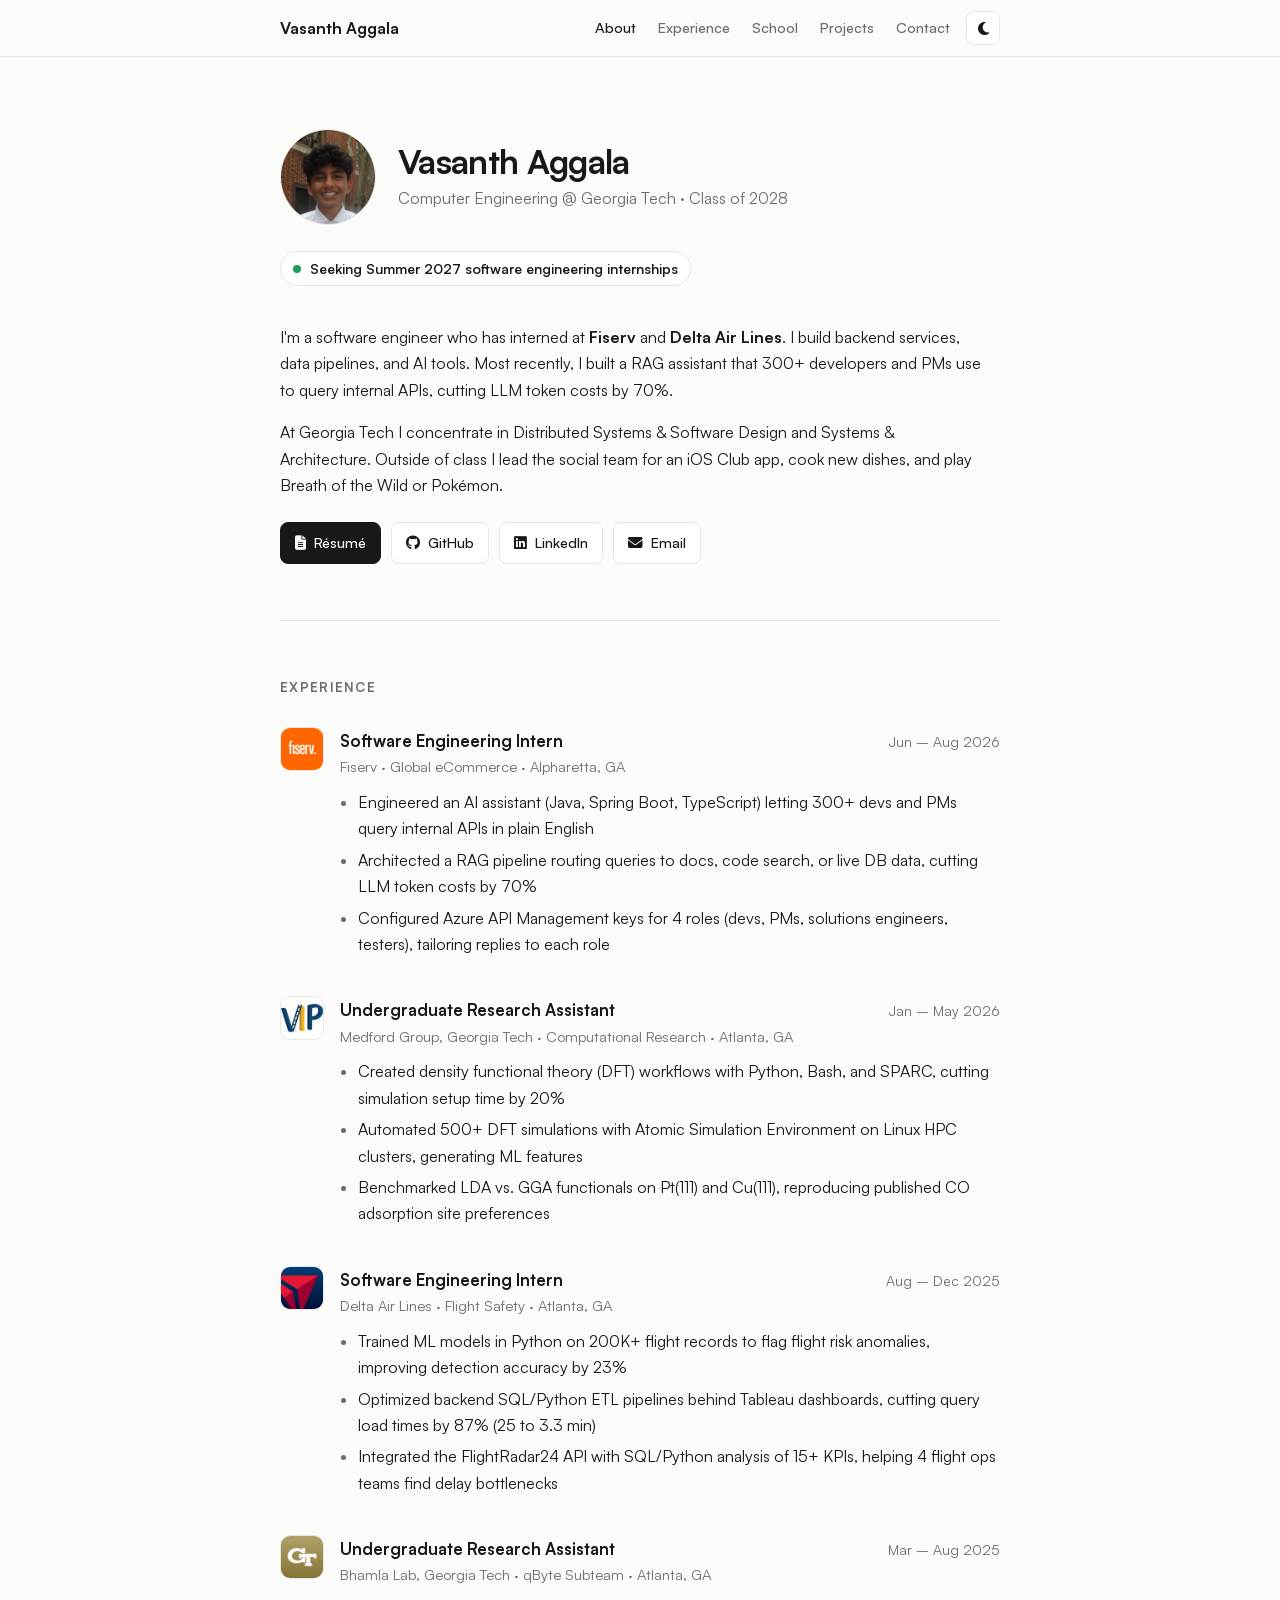
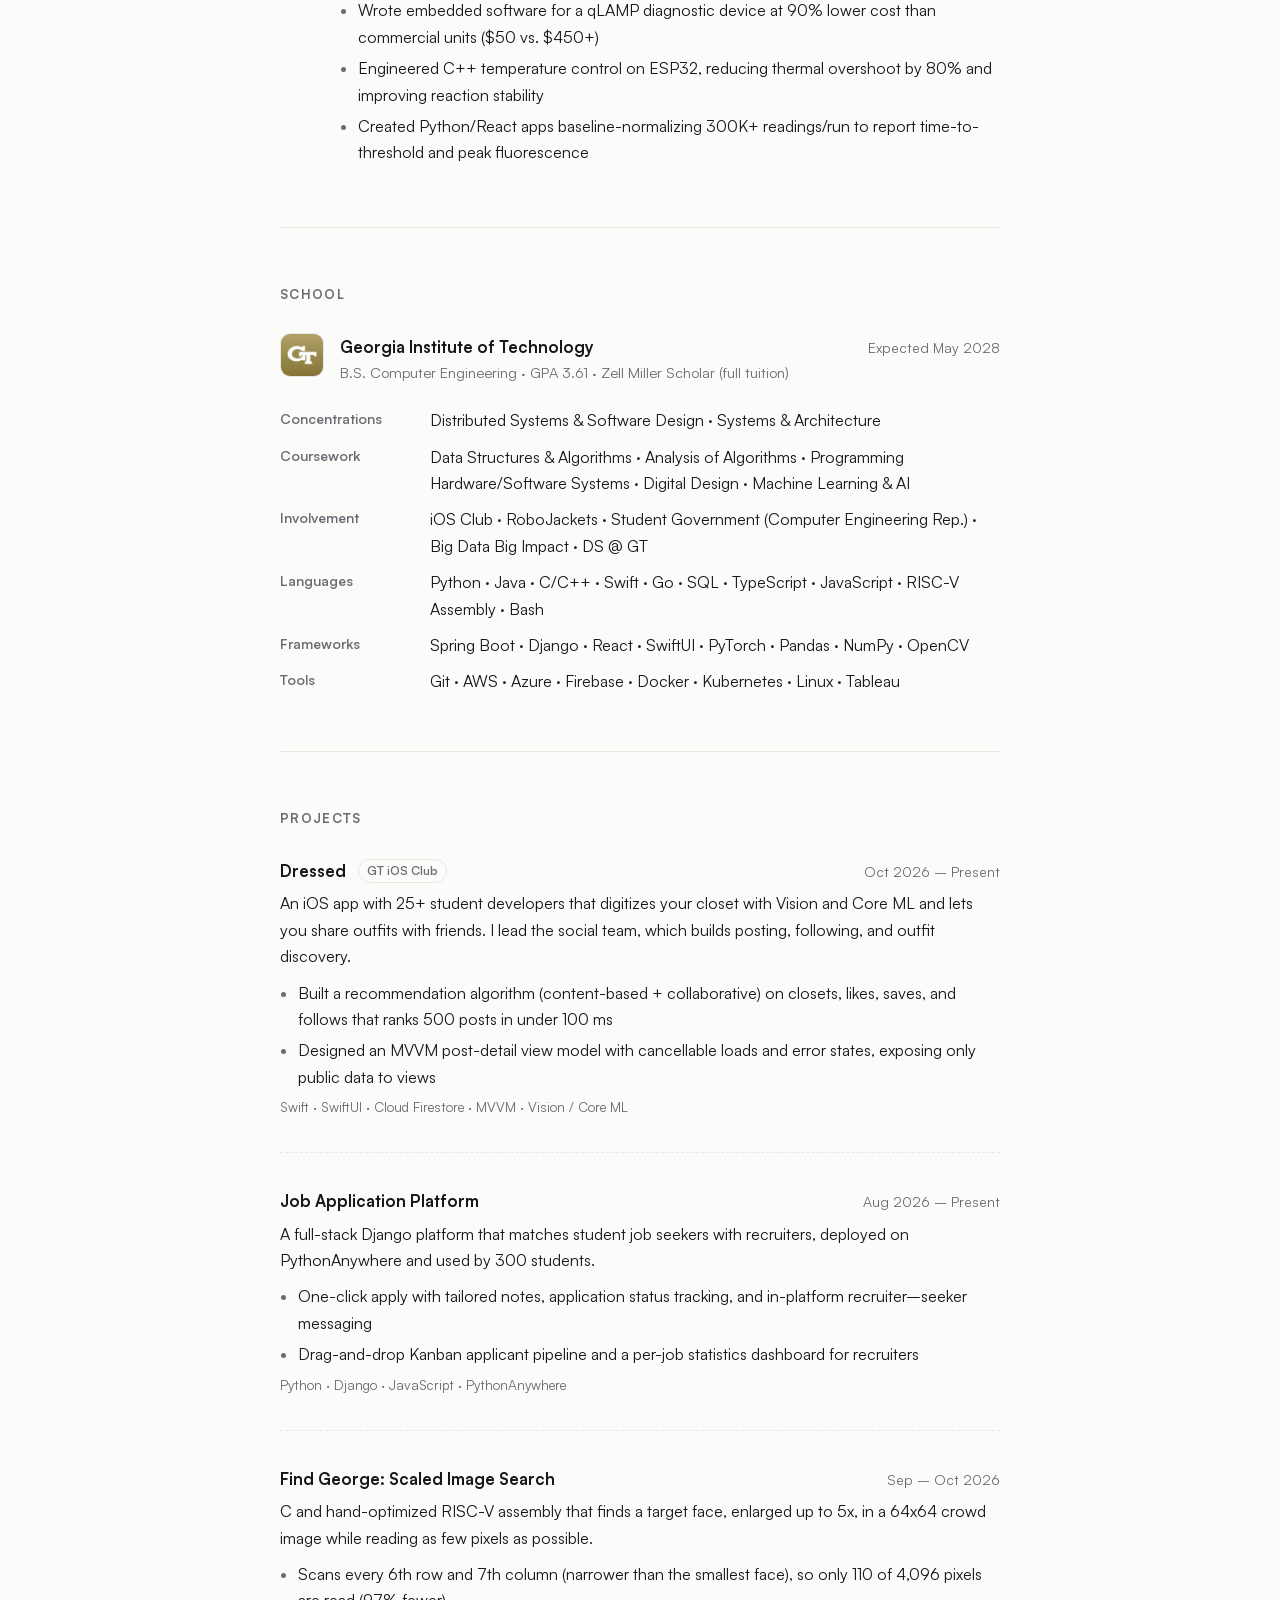
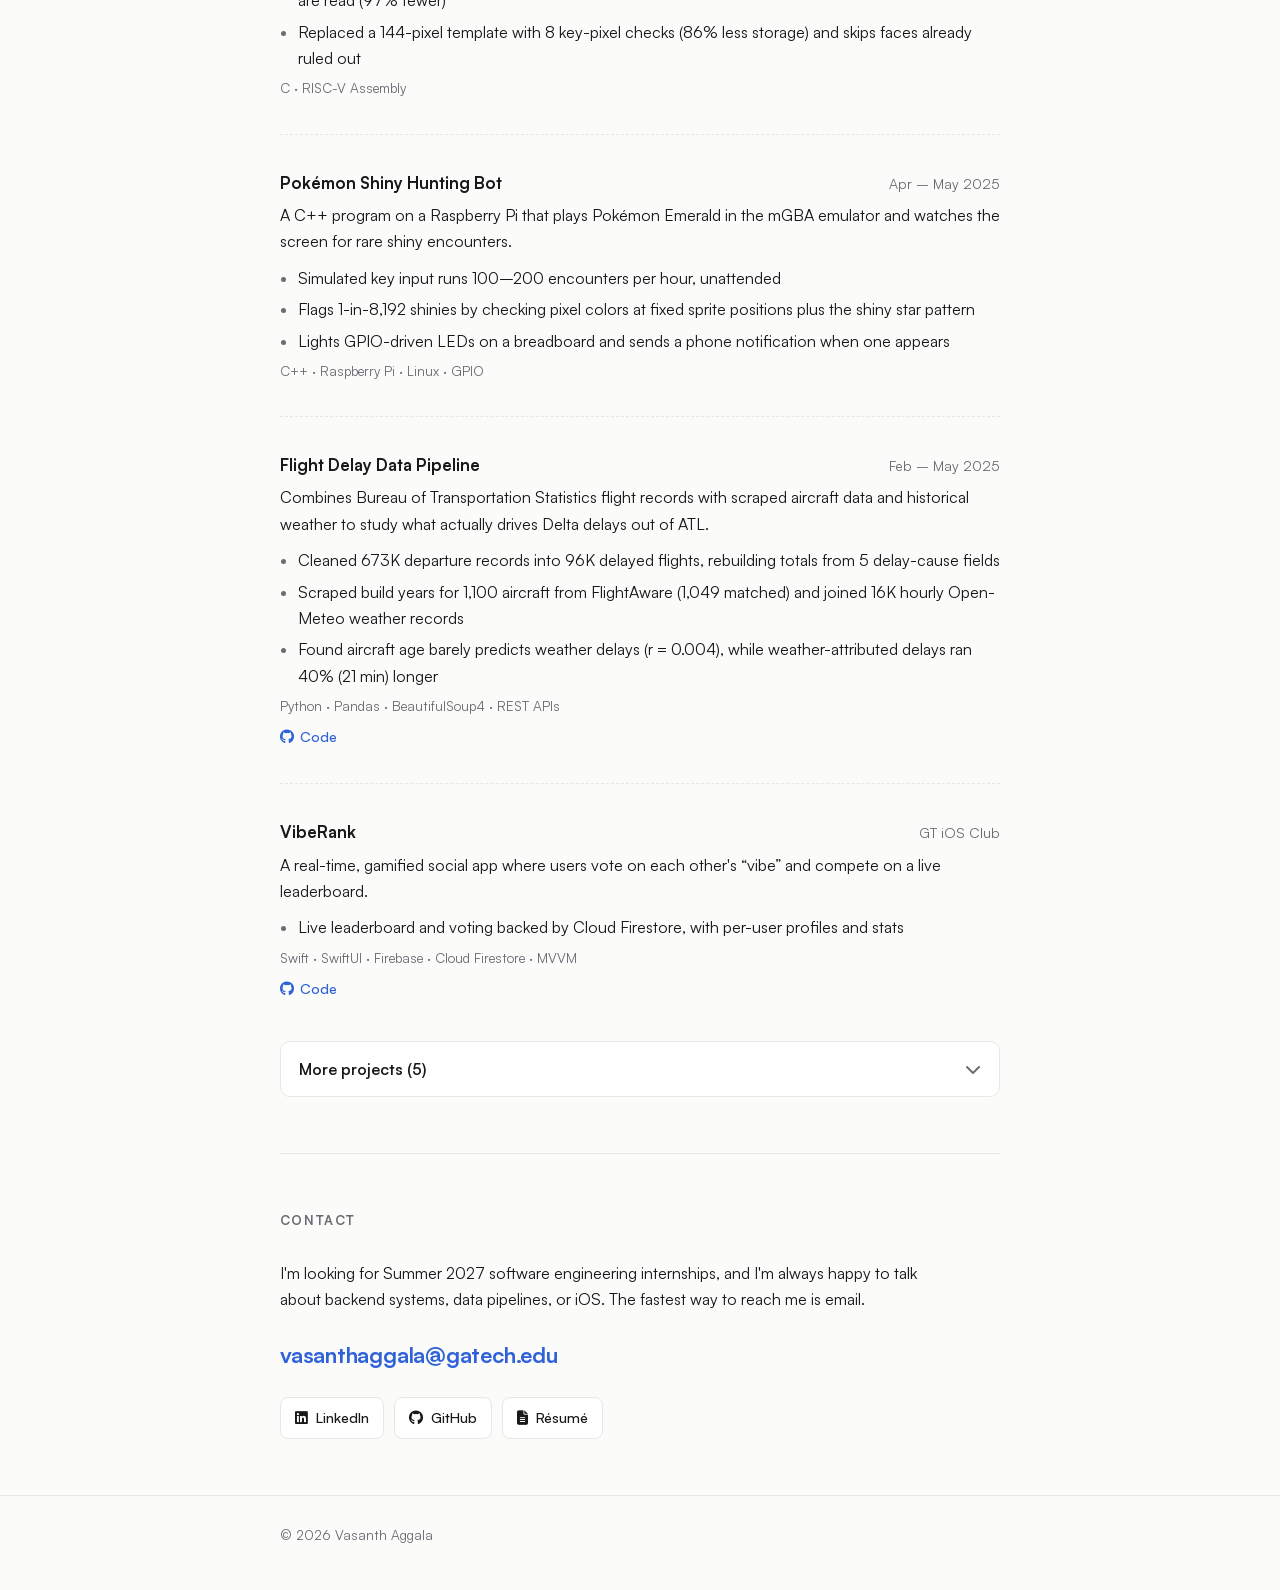
<file: index.html>
<!DOCTYPE html>
<html lang="en">
<head>
    <meta charset="UTF-8">
    <meta name="viewport" content="width=device-width, initial-scale=1.0">
    <title>Vasanth Aggala</title>
    <meta name="description" content="Vasanth Aggala, Computer Engineering at Georgia Tech (Class of 2028). Software engineering intern at Fiserv and Delta, seeking Summer 2027 SWE internships.">
    <meta name="color-scheme" content="light dark">
    <script>
        // Apply a saved theme before the page draws, so it never flashes the wrong colors.
        try {
            const saved = localStorage.getItem("theme");
            if (saved === "light" || saved === "dark") document.documentElement.dataset.theme = saved;
        } catch (e) {}
    </script>
    <meta property="og:title" content="Vasanth Aggala">
    <meta property="og:description" content="CmpE @ Georgia Tech · SWE intern at Fiserv and Delta · Seeking Summer 2027 internships.">
    <meta property="og:image" content="https://vasanthaggala.com/assets/website_project_pic.png">
    <link rel="icon" type="image/webp" href="assets/webLogo.webp">
    <link rel="stylesheet" href="https://cdnjs.cloudflare.com/ajax/libs/font-awesome/6.5.0/css/all.min.css">
    <link rel="stylesheet" href="styles.css">
</head>
<body>

    <header class="header">
        <div class="wrap header-inner">
            <a class="brand" href="#about">Vasanth Aggala</a>
            <nav class="nav" aria-label="Sections">
                <a href="#about">About</a>
                <a href="#experience">Experience</a>
                <a href="#school">School</a>
                <a href="#projects">Projects</a>
                <a href="#contact">Contact</a>
            </nav>
            <button class="theme-toggle" type="button" aria-label="Switch to dark mode" title="Switch light / dark">
                <i class="fa-solid fa-moon icon-moon" aria-hidden="true"></i>
                <i class="fa-solid fa-sun icon-sun" aria-hidden="true"></i>
            </button>
        </div>
    </header>

    <main class="wrap">

        <section id="about" class="section about">
            <div class="intro">
                <img class="avatar" src="assets/headshot.jpg" alt="Vasanth Aggala" width="96" height="96">
                <div>
                    <h1>Vasanth Aggala</h1>
                    <p class="muted">Computer Engineering @ Georgia Tech · Class of 2028</p>
                </div>
            </div>

            <p class="status">Seeking Summer 2027 software engineering internships</p>

            <p>
                I'm a software engineer who has interned at <strong>Fiserv</strong> and <strong>Delta Air Lines</strong>.
                I build backend services, data pipelines, and AI tools. Most recently, I built a RAG assistant
                that 300+ developers and PMs use to query internal APIs, cutting LLM token costs by 70%.
            </p>
            <p>
                At Georgia Tech I concentrate in Distributed Systems &amp; Software Design and Systems &amp; Architecture.
                Outside of class I lead the social team for an iOS Club app, cook new dishes, and play Breath of the Wild or Pokémon.
            </p>

            <div class="links">
                <a class="primary" href="resume.html"><i class="fa-solid fa-file-lines" aria-hidden="true"></i> Résumé</a>
                <a href="https://github.com/vaggala" target="_blank" rel="noopener"><i class="fa-brands fa-github" aria-hidden="true"></i> GitHub</a>
                <a href="https://linkedin.com/in/vasanth-aggala" target="_blank" rel="noopener"><i class="fa-brands fa-linkedin" aria-hidden="true"></i> LinkedIn</a>
                <a href="mailto:vasanthaggala@gatech.edu"><i class="fa-solid fa-envelope" aria-hidden="true"></i> Email</a>
            </div>
        </section>

        <section id="experience" class="section">
            <h2 class="section-title">Experience</h2>

            <article class="job">
                <img class="logo" src="assets/fiservLogo.jpeg" alt="Fiserv logo">
                <div>
                    <div class="row">
                        <h3>Software Engineering Intern</h3>
                        <span class="date">Jun – Aug 2026</span>
                    </div>
                    <p class="sub">Fiserv · Global eCommerce · Alpharetta, GA</p>
                    <ul class="bullets">
                        <li>Engineered an AI assistant (Java, Spring Boot, TypeScript) letting 300+ devs and PMs query internal APIs in plain English</li>
                        <li>Architected a RAG pipeline routing queries to docs, code search, or live DB data, cutting LLM token costs by 70%</li>
                        <li>Configured Azure API Management keys for 4 roles (devs, PMs, solutions engineers, testers), tailoring replies to each role</li>
                    </ul>
                </div>
            </article>

            <article class="job">
                <img class="logo" src="assets/vipLogo.webp" alt="Georgia Tech VIP logo">
                <div>
                    <div class="row">
                        <h3>Undergraduate Research Assistant</h3>
                        <span class="date">Jan – May 2026</span>
                    </div>
                    <p class="sub">Medford Group, Georgia Tech · Computational Research · Atlanta, GA</p>
                    <ul class="bullets">
                        <li>Created density functional theory (DFT) workflows with Python, Bash, and SPARC, cutting simulation setup time by 20%</li>
                        <li>Automated 500+ DFT simulations with Atomic Simulation Environment on Linux HPC clusters, generating ML features</li>
                        <li>Benchmarked LDA vs. GGA functionals on Pt(111) and Cu(111), reproducing published CO adsorption site preferences</li>
                    </ul>
                </div>
            </article>

            <article class="job">
                <img class="logo" src="assets/delta_air_lines_logo.webp" alt="Delta Air Lines logo">
                <div>
                    <div class="row">
                        <h3>Software Engineering Intern</h3>
                        <span class="date">Aug – Dec 2025</span>
                    </div>
                    <p class="sub">Delta Air Lines · Flight Safety · Atlanta, GA</p>
                    <ul class="bullets">
                        <li>Trained ML models in Python on 200K+ flight records to flag flight risk anomalies, improving detection accuracy by 23%</li>
                        <li>Optimized backend SQL/Python ETL pipelines behind Tableau dashboards, cutting query load times by 87% (25 to 3.3 min)</li>
                        <li>Integrated the FlightRadar24 API with SQL/Python analysis of 15+ KPIs, helping 4 flight ops teams find delay bottlenecks</li>
                    </ul>
                </div>
            </article>

            <article class="job">
                <img class="logo" src="assets/georgia_institute_of_technology_logo.webp" alt="Georgia Tech logo">
                <div>
                    <div class="row">
                        <h3>Undergraduate Research Assistant</h3>
                        <span class="date">Mar – Aug 2025</span>
                    </div>
                    <p class="sub">Bhamla Lab, Georgia Tech · qByte Subteam · Atlanta, GA</p>
                    <ul class="bullets">
                        <li>Wrote embedded software for a qLAMP diagnostic device at 90% lower cost than commercial units ($50 vs. $450+)</li>
                        <li>Engineered C++ temperature control on ESP32, reducing thermal overshoot by 80% and improving reaction stability</li>
                        <li>Created Python/React apps baseline-normalizing 300K+ readings/run to report time-to-threshold and peak fluorescence</li>
                    </ul>
                </div>
            </article>
        </section>

        <section id="school" class="section">
            <h2 class="section-title">School</h2>

            <article class="job">
                <img class="logo" src="assets/georgia_institute_of_technology_logo.webp" alt="Georgia Tech logo">
                <div>
                    <div class="row">
                        <h3>Georgia Institute of Technology</h3>
                        <span class="date">Expected May 2028</span>
                    </div>
                    <p class="sub">B.S. Computer Engineering · GPA 3.61 · Zell Miller Scholar (full tuition)</p>
                </div>
            </article>

            <dl class="facts">
                <dt>Concentrations</dt>
                <dd>Distributed Systems &amp; Software Design · Systems &amp; Architecture</dd>

                <dt>Coursework</dt>
                <dd>Data Structures &amp; Algorithms · Analysis of Algorithms · Programming Hardware/Software Systems · Digital Design · Machine Learning &amp; AI</dd>

                <dt>Involvement</dt>
                <dd>iOS Club · RoboJackets · Student Government (Computer Engineering Rep.) · Big Data Big Impact · DS @ GT</dd>

                <dt>Languages</dt>
                <dd>Python · Java · C/C++ · Swift · Go · SQL · TypeScript · JavaScript · RISC-V Assembly · Bash</dd>

                <dt>Frameworks</dt>
                <dd>Spring Boot · Django · React · SwiftUI · PyTorch · Pandas · NumPy · OpenCV</dd>

                <dt>Tools</dt>
                <dd>Git · AWS · Azure · Firebase · Docker · Kubernetes · Linux · Tableau</dd>
            </dl>
        </section>

        <section id="projects" class="section">
            <h2 class="section-title">Projects</h2>

            <article class="project">
                <div class="row">
                    <h3>Dressed <span class="badge">GT iOS Club</span></h3>
                    <span class="date">Oct 2026 – Present</span>
                </div>
                <p>An iOS app with 25+ student developers that digitizes your closet with Vision and Core ML and lets you share outfits with friends. I lead the social team, which builds posting, following, and outfit discovery.</p>
                <ul class="bullets">
                    <li>Built a recommendation algorithm (content-based + collaborative) on closets, likes, saves, and follows that ranks 500 posts in under 100 ms</li>
                    <li>Designed an MVVM post-detail view model with cancellable loads and error states, exposing only public data to views</li>
                </ul>
                <p class="tags">Swift · SwiftUI · Cloud Firestore · MVVM · Vision / Core ML</p>
            </article>

            <article class="project">
                <div class="row">
                    <h3>Job Application Platform</h3>
                    <span class="date">Aug 2026 – Present</span>
                </div>
                <p>A full-stack Django platform that matches student job seekers with recruiters, deployed on PythonAnywhere and used by 300 students.</p>
                <ul class="bullets">
                    <li>One-click apply with tailored notes, application status tracking, and in-platform recruiter–seeker messaging</li>
                    <li>Drag-and-drop Kanban applicant pipeline and a per-job statistics dashboard for recruiters</li>
                </ul>
                <p class="tags">Python · Django · JavaScript · PythonAnywhere</p>
            </article>

            <article class="project">
                <div class="row">
                    <h3>Find George: Scaled Image Search</h3>
                    <span class="date">Sep – Oct 2026</span>
                </div>
                <p>C and hand-optimized RISC-V assembly that finds a target face, enlarged up to 5x, in a 64x64 crowd image while reading as few pixels as possible.</p>
                <ul class="bullets">
                    <li>Scans every 6th row and 7th column (narrower than the smallest face), so only 110 of 4,096 pixels are read (97% fewer)</li>
                    <li>Replaced a 144-pixel template with 8 key-pixel checks (86% less storage) and skips faces already ruled out</li>
                </ul>
                <p class="tags">C · RISC-V Assembly</p>
            </article>

            <article class="project">
                <div class="row">
                    <h3>Pokémon Shiny Hunting Bot</h3>
                    <span class="date">Apr – May 2025</span>
                </div>
                <p>A C++ program on a Raspberry Pi that plays Pokémon Emerald in the mGBA emulator and watches the screen for rare shiny encounters.</p>
                <ul class="bullets">
                    <li>Simulated key input runs 100–200 encounters per hour, unattended</li>
                    <li>Flags 1-in-8,192 shinies by checking pixel colors at fixed sprite positions plus the shiny star pattern</li>
                    <li>Lights GPIO-driven LEDs on a breadboard and sends a phone notification when one appears</li>
                </ul>
                <p class="tags">C++ · Raspberry Pi · Linux · GPIO</p>
            </article>

            <article class="project">
                <div class="row">
                    <h3>Flight Delay Data Pipeline</h3>
                    <span class="date">Feb – May 2025</span>
                </div>
                <p>Combines Bureau of Transportation Statistics flight records with scraped aircraft data and historical weather to study what actually drives Delta delays out of ATL.</p>
                <ul class="bullets">
                    <li>Cleaned 673K departure records into 96K delayed flights, rebuilding totals from 5 delay-cause fields</li>
                    <li>Scraped build years for 1,100 aircraft from FlightAware (1,049 matched) and joined 16K hourly Open-Meteo weather records</li>
                    <li>Found aircraft age barely predicts weather delays (r = 0.004), while weather-attributed delays ran 40% (21 min) longer</li>
                </ul>
                <p class="tags">Python · Pandas · BeautifulSoup4 · REST APIs</p>
                <div class="proj-links">
                    <a href="https://github.com/vaggala/delta-flight-delay-analysis" target="_blank" rel="noopener"><i class="fa-brands fa-github" aria-hidden="true"></i> Code</a>
                </div>
            </article>

            <article class="project">
                <div class="row">
                    <h3>VibeRank</h3>
                    <span class="date">GT iOS Club</span>
                </div>
                <p>A real-time, gamified social app where users vote on each other's “vibe” and compete on a live leaderboard.</p>
                <ul class="bullets">
                    <li>Live leaderboard and voting backed by Cloud Firestore, with per-user profiles and stats</li>
                </ul>
                <p class="tags">Swift · SwiftUI · Firebase · Cloud Firestore · MVVM</p>
                <div class="proj-links">
                    <a href="https://github.com/vaggala/VibeRank" target="_blank" rel="noopener"><i class="fa-brands fa-github" aria-hidden="true"></i> Code</a>
                </div>
            </article>

            <details class="more">
                <summary>More projects (5) <i class="fa-solid fa-chevron-down" aria-hidden="true"></i></summary>
                <ul class="more-list">
                    <li>
                        <strong>DFT Simulation of CO Adsorption</strong>
                        <p>Reproduced CO's preferred binding site on Pt(111) and Cu(111) with density functional theory on an HPC cluster.</p>
                        <p class="tags">Python · SPARC · Atomic Simulation Environment · Bash · HPC · <a href="https://github.com/vaggala/dft-co-adsorption-pt-cu-surfaces" target="_blank" rel="noopener">Code</a></p>
                    </li>
                    <li>
                        <strong>Movie Revenue Predictor</strong>
                        <p>An end-to-end ML pipeline predicting box office revenue from movie metadata and plot-summary text embeddings.</p>
                        <p class="tags">Python · Pandas · PyTorch · Machine Learning · <a href="https://github.com/vaggala/movie-revenue-predictor" target="_blank" rel="noopener">Code</a></p>
                    </li>
                    <li>
                        <strong>iOS Journal &amp; Mood Tracker</strong>
                        <p>A SwiftUI journaling and mood tracking app with Firebase sign-in and private per-user storage.</p>
                        <p class="tags">Swift · SwiftUI · Firebase Auth · Cloud Firestore · MVVM</p>
                    </li>
                    <li>
                        <strong>Movie Store</strong>
                        <p>A full-stack movie rental and purchase site built feature by feature from user stories, with search, cart, and checkout.</p>
                        <p class="tags">Python · Django · JavaScript · SQLite · <a href="https://github.com/vaggala/moviesstore" target="_blank" rel="noopener">Code</a> · <a href="https://youtu.be/jbJi9Y0ytpU" target="_blank" rel="noopener">Demo</a></p>
                    </li>
                    <li>
                        <strong>This website</strong>
                        <p>A minimal one-page portfolio in plain HTML and CSS, hosted on Vercel.</p>
                        <p class="tags">HTML · CSS · JavaScript · <a href="https://github.com/vaggala/vasanthWebsite" target="_blank" rel="noopener">Code</a></p>
                    </li>
                </ul>
            </details>
        </section>

        <section id="contact" class="section contact">
            <h2 class="section-title">Contact</h2>
            <p>I'm looking for Summer 2027 software engineering internships, and I'm always happy to talk about backend systems, data pipelines, or iOS. The fastest way to reach me is email.</p>
            <a class="email" href="mailto:vasanthaggala@gatech.edu">vasanthaggala@gatech.edu</a>
            <div class="links">
                <a href="https://linkedin.com/in/vasanth-aggala" target="_blank" rel="noopener"><i class="fa-brands fa-linkedin" aria-hidden="true"></i> LinkedIn</a>
                <a href="https://github.com/vaggala" target="_blank" rel="noopener"><i class="fa-brands fa-github" aria-hidden="true"></i> GitHub</a>
                <a href="resume.html"><i class="fa-solid fa-file-lines" aria-hidden="true"></i> Résumé</a>
            </div>
        </section>
    </main>

    <footer class="footer">
        <div class="wrap">© 2026 Vasanth Aggala</div>
    </footer>

    <script src="scripts.js"></script>
</body>
</html>
</file>
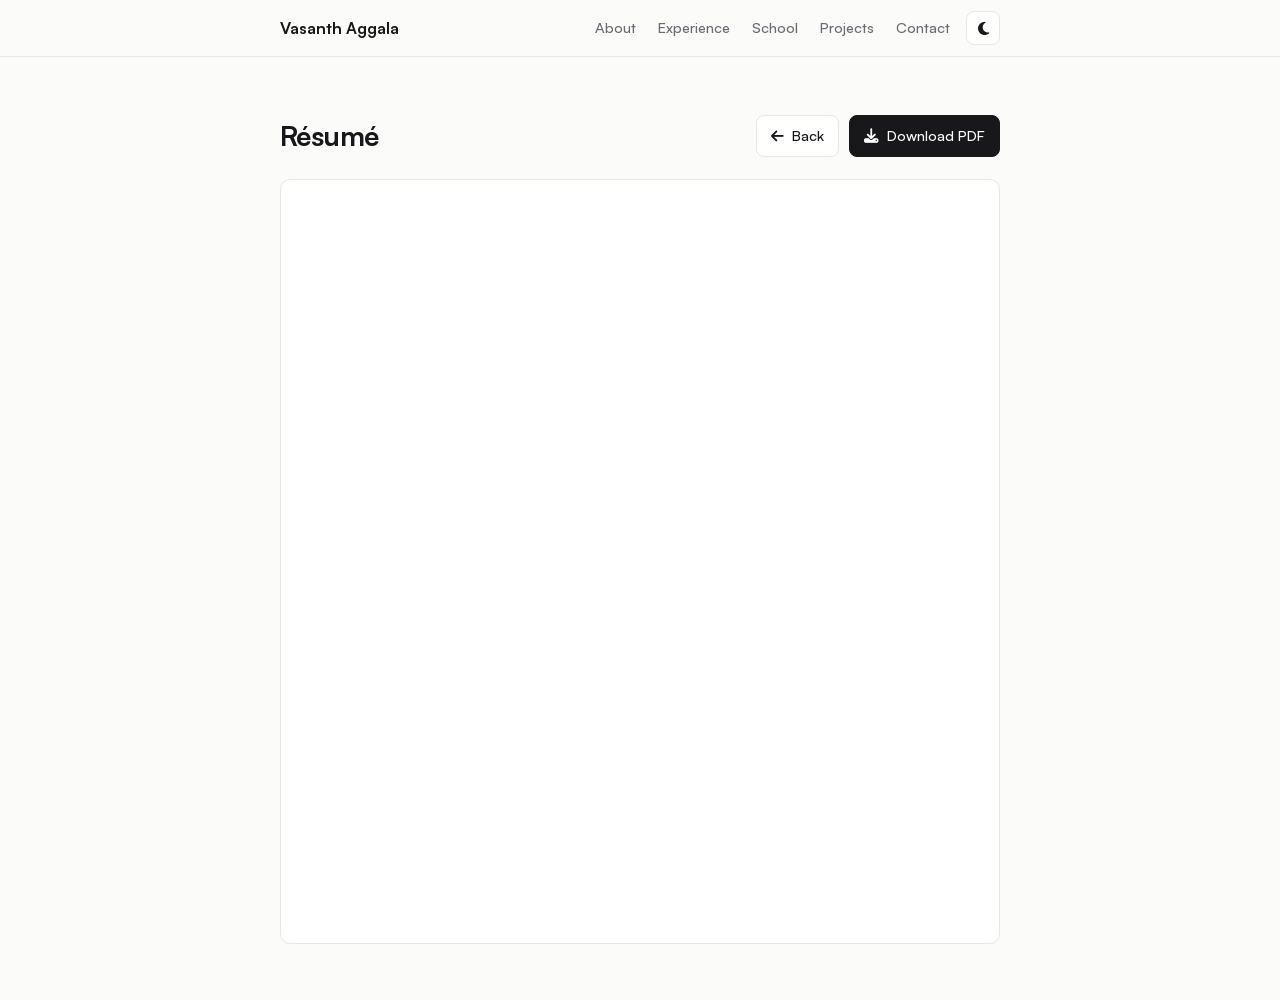
<file: resume.html>
<!DOCTYPE html>
<html lang="en">
<head>
    <meta charset="UTF-8">
    <meta name="viewport" content="width=device-width, initial-scale=1.0">
    <title>Résumé | Vasanth Aggala</title>
    <meta name="description" content="Résumé of Vasanth Aggala, Computer Engineering at Georgia Tech.">
    <meta name="color-scheme" content="light dark">
    <script>
        // Apply a saved theme before the page draws, so it never flashes the wrong colors.
        try {
            const saved = localStorage.getItem("theme");
            if (saved === "light" || saved === "dark") document.documentElement.dataset.theme = saved;
        } catch (e) {}
    </script>
    <link rel="icon" type="image/webp" href="assets/webLogo.webp">
    <link rel="stylesheet" href="https://cdnjs.cloudflare.com/ajax/libs/font-awesome/6.5.0/css/all.min.css">
    <link rel="stylesheet" href="styles.css">
</head>
<body>
    <header class="header">
        <div class="wrap header-inner">
            <a class="brand" href="/">Vasanth Aggala</a>
            <nav class="nav" aria-label="Sections">
                <a href="/#about">About</a>
                <a href="/#experience">Experience</a>
                <a href="/#school">School</a>
                <a href="/#projects">Projects</a>
                <a href="/#contact">Contact</a>
            </nav>
            <button class="theme-toggle" type="button" aria-label="Switch to dark mode" title="Switch light / dark">
                <i class="fa-solid fa-moon icon-moon" aria-hidden="true"></i>
                <i class="fa-solid fa-sun icon-sun" aria-hidden="true"></i>
            </button>
        </div>
    </header>

    <main class="wrap section">
        <div class="resume-head">
            <h1>Résumé</h1>
            <div class="links">
                <a href="/"><i class="fa-solid fa-arrow-left" aria-hidden="true"></i> Back</a>
                <a class="primary" href="assets/vasanth_aggala_resume.pdf" download><i class="fa-solid fa-download" aria-hidden="true"></i> Download PDF</a>
            </div>
        </div>
        <iframe class="resume-frame" src="assets/vasanth_aggala_resume.pdf" title="Vasanth Aggala résumé (PDF)"></iframe>
    </main>

    <script src="scripts.js"></script>
</body>
</html>
</file>
<file: styles.css>
@font-face {
    font-family: "Satoshi";
    src: url("assets/fonts/Satoshi-Variable.woff2") format("woff2");
    font-weight: 300 900;
    font-display: swap;
}

/* ============================
   Tokens
   Light by default. Dark follows the device setting, unless the visitor
   picked a theme with the toggle (stored as data-theme on <html>).
============================ */

:root {
    color-scheme: light;
    --bg: #fbfbfa;
    --surface: #ffffff;
    --text: #18181b;
    --muted: #6b6b73;
    --line: #e7e7e3;
    --accent: #2f62d9;
    --ok: #1f9d55;
    --width: 720px;
}

/* the dark palette, applied by the device setting or by the toggle */
@media (prefers-color-scheme: dark) {
    :root:not([data-theme="light"]) {
        color-scheme: dark;
        --bg: #0f0f11;
        --surface: #17171a;
        --text: #ececef;
        --muted: #9b9ba4;
        --line: #26262b;
        --accent: #86a8ff;
        --ok: #3ccf7a;
    }
}

:root[data-theme="dark"] {
    color-scheme: dark;
    --bg: #0f0f11;
    --surface: #17171a;
    --text: #ececef;
    --muted: #9b9ba4;
    --line: #26262b;
    --accent: #86a8ff;
    --ok: #3ccf7a;
}

/* ============================
   Base
============================ */

* { box-sizing: border-box; }

html {
    scroll-behavior: smooth;
    scroll-padding-top: 72px;
}

body {
    margin: 0;
    background: var(--bg);
    color: var(--text);
    font-family: "Satoshi", system-ui, -apple-system, sans-serif;
    font-size: 16px;
    line-height: 1.65;
    -webkit-font-smoothing: antialiased;
}

a {
    color: var(--accent);
    text-decoration: none;
}

a:hover { text-decoration: underline; text-underline-offset: 3px; }

a:focus-visible,
summary:focus-visible {
    outline: 2px solid var(--accent);
    outline-offset: 3px;
    border-radius: 4px;
}

.wrap {
    width: min(var(--width), 100% - 40px);
    margin: 0 auto;
}

.muted { color: var(--muted); }

/* ============================
   Header
============================ */

.header {
    position: sticky;
    top: 0;
    z-index: 10;
    background: color-mix(in srgb, var(--bg) 85%, transparent);
    backdrop-filter: blur(10px);
    -webkit-backdrop-filter: blur(10px);
    border-bottom: 1px solid var(--line);
}

.header-inner {
    display: flex;
    align-items: center;
    justify-content: space-between;
    gap: 16px;
    height: 56px;
}

.brand {
    font-weight: 700;
    color: var(--text);
    white-space: nowrap;
}

.brand:hover { text-decoration: none; }

.nav {
    display: flex;
    gap: 22px;
    margin-left: auto; /* sits on the right, next to the theme toggle */
    overflow-x: auto;
    scrollbar-width: none;
}

.nav a {
    font-size: 14.5px;
    font-weight: 500;
    color: var(--muted);
    white-space: nowrap;
}

.nav a:hover,
.nav a.active {
    color: var(--text);
    text-decoration: none;
}

/* light/dark toggle: shows a moon in light mode, a sun in dark mode */
.theme-toggle {
    flex-shrink: 0;
    display: grid;
    place-items: center;
    width: 34px;
    height: 34px;
    padding: 0;
    border: 1px solid var(--line);
    border-radius: 8px;
    background: var(--surface);
    color: var(--text);
    font-size: 15px;
    cursor: pointer;
}

.theme-toggle:hover { border-color: var(--muted); }

.theme-toggle:focus-visible {
    outline: 2px solid var(--accent);
    outline-offset: 2px;
}

.theme-toggle .icon-sun { display: none; }

:root[data-theme="dark"] .theme-toggle .icon-sun { display: inline; }
:root[data-theme="dark"] .theme-toggle .icon-moon { display: none; }

@media (prefers-color-scheme: dark) {
    :root:not([data-theme="light"]) .theme-toggle .icon-sun { display: inline; }
    :root:not([data-theme="light"]) .theme-toggle .icon-moon { display: none; }
}

/* ============================
   Sections
============================ */

.section {
    padding: 56px 0;
    border-top: 1px solid var(--line);
}

.section:first-of-type { border-top: 0; }

.section-title {
    margin: 0 0 28px;
    font-size: 13px;
    font-weight: 700;
    letter-spacing: 0.1em;
    text-transform: uppercase;
    color: var(--muted);
}

/* ============================
   About
============================ */

.about { padding-top: 72px; }

.intro {
    display: flex;
    align-items: center;
    gap: 22px;
    margin-bottom: 26px;
}

.avatar {
    width: 96px;
    height: 96px;
    flex-shrink: 0;
    border-radius: 50%;
    object-fit: cover;
    border: 1px solid var(--line);
}

.intro h1 {
    margin: 0;
    font-size: 34px;
    line-height: 1.15;
    letter-spacing: -0.02em;
}

.intro p { margin: 4px 0 0; }

.status {
    display: inline-flex;
    align-items: center;
    gap: 9px;
    margin: 0 0 22px;
    padding: 5px 12px;
    border: 1px solid var(--line);
    border-radius: 999px;
    background: var(--surface);
    font-size: 14px;
    font-weight: 600;
}

.status::before {
    content: "";
    width: 8px;
    height: 8px;
    border-radius: 50%;
    background: var(--ok);
}

.about p { max-width: 64ch; }

.links {
    display: flex;
    flex-wrap: wrap;
    gap: 10px;
    margin-top: 24px;
}

.links a {
    display: inline-flex;
    align-items: center;
    gap: 8px;
    padding: 8px 14px;
    border: 1px solid var(--line);
    border-radius: 8px;
    background: var(--surface);
    color: var(--text);
    font-size: 14.5px;
    font-weight: 500;
}

.links a:hover {
    border-color: var(--muted);
    text-decoration: none;
}

.links a.primary {
    background: var(--text);
    border-color: var(--text);
    color: var(--bg);
}

/* ============================
   Experience
============================ */

.job {
    display: grid;
    grid-template-columns: 44px 1fr;
    gap: 16px;
}

.job + .job { margin-top: 34px; }

.logo {
    width: 44px;
    height: 44px;
    border-radius: 10px;
    object-fit: cover;
    border: 1px solid var(--line);
    background: #fff;
}

.row {
    display: flex;
    justify-content: space-between;
    align-items: baseline;
    gap: 4px 16px;
    flex-wrap: wrap;
}

.row h3 {
    margin: 0;
    font-size: 16.5px;
    font-weight: 700;
}

.date {
    font-size: 14px;
    color: var(--muted);
    white-space: nowrap;
}

.sub {
    margin: 1px 0 0;
    font-size: 14.5px;
    color: var(--muted);
}

.bullets {
    margin: 10px 0 0;
    padding-left: 18px;
}

.bullets li { margin: 5px 0; }
.bullets li::marker { color: var(--muted); }

/* ============================
   School
============================ */

.facts {
    display: grid;
    grid-template-columns: 130px 1fr;
    gap: 10px 20px;
    margin: 22px 0 0;
}

.facts dt {
    font-size: 14px;
    font-weight: 600;
    color: var(--muted);
}

.facts dd { margin: 0; }

/* ============================
   Projects
============================ */

.project + .project {
    margin-top: 34px;
    padding-top: 34px;
    border-top: 1px dashed var(--line);
}

.project p { margin: 6px 0 0; }

.tags {
    margin-top: 10px;
    font-size: 13.5px;
    color: var(--muted);
}

.proj-links {
    display: flex;
    gap: 16px;
    margin-top: 8px;
    font-size: 14.5px;
    font-weight: 500;
}

.proj-links a {
    display: inline-flex;
    align-items: center;
    gap: 6px;
}

.badge {
    display: inline-block;
    margin-left: 8px;
    padding: 1px 8px;
    border: 1px solid var(--line);
    border-radius: 999px;
    font-size: 12px;
    font-weight: 600;
    color: var(--muted);
    vertical-align: 2px;
}

.more {
    margin-top: 40px;
    border: 1px solid var(--line);
    border-radius: 10px;
    background: var(--surface);
}

.more summary {
    display: flex;
    align-items: center;
    justify-content: space-between;
    padding: 14px 18px;
    font-weight: 600;
    cursor: pointer;
    list-style: none;
}

.more summary::-webkit-details-marker { display: none; }

.more summary i {
    color: var(--muted);
    transition: transform 0.2s ease;
}

.more[open] summary i { transform: rotate(180deg); }

.more-list {
    margin: 0;
    padding: 4px 18px 8px;
    list-style: none;
}

.more-list li {
    padding: 14px 0;
    border-top: 1px solid var(--line);
}

.more-list p { margin: 2px 0 0; font-size: 15px; }
.more-list .tags { margin-top: 4px; }

/* ============================
   Contact + footer
============================ */

.contact p { max-width: 60ch; }

.email {
    display: inline-block;
    margin-top: 8px;
    font-size: 22px;
    font-weight: 700;
    letter-spacing: -0.01em;
}

.footer {
    padding: 28px 0 44px;
    border-top: 1px solid var(--line);
    font-size: 13.5px;
    color: var(--muted);
}

/* ============================
   Resume page
============================ */

.resume-head {
    display: flex;
    align-items: center;
    justify-content: space-between;
    gap: 16px;
    flex-wrap: wrap;
    margin-bottom: 20px;
}

.resume-head .links { margin: 0; }

.resume-head h1 {
    margin: 0;
    font-size: 28px;
    letter-spacing: -0.02em;
}

.resume-frame {
    display: block;
    width: 100%;
    height: min(1100px, 85vh);
    border: 1px solid var(--line);
    border-radius: 10px;
    background: #fff;
}

/* ============================
   Small screens
============================ */

@media (max-width: 600px) {
    .brand { display: none; }
    .header-inner { gap: 12px; }
    .nav { flex: 1; min-width: 0; margin-left: 0; gap: 14px; }
    .nav a { font-size: 14px; }
    /* About is the top of the page, so drop its link to make room for the toggle */
    .nav a[href$="#about"] { display: none; }

    .about { padding-top: 44px; }
    .intro { flex-direction: column; align-items: flex-start; gap: 16px; }
    .intro h1 { font-size: 30px; }
    .avatar { width: 80px; height: 80px; }

    .section { padding: 44px 0; }
    .job { grid-template-columns: 36px 1fr; gap: 12px; }
    .logo { width: 36px; height: 36px; border-radius: 8px; }

    .facts { grid-template-columns: 1fr; gap: 2px; }
    .facts dd { margin-bottom: 10px; }

    .email { font-size: 19px; }
}

@media (prefers-reduced-motion: reduce) {
    html { scroll-behavior: auto; }
    .more summary i { transition: none; }
}
</file>
